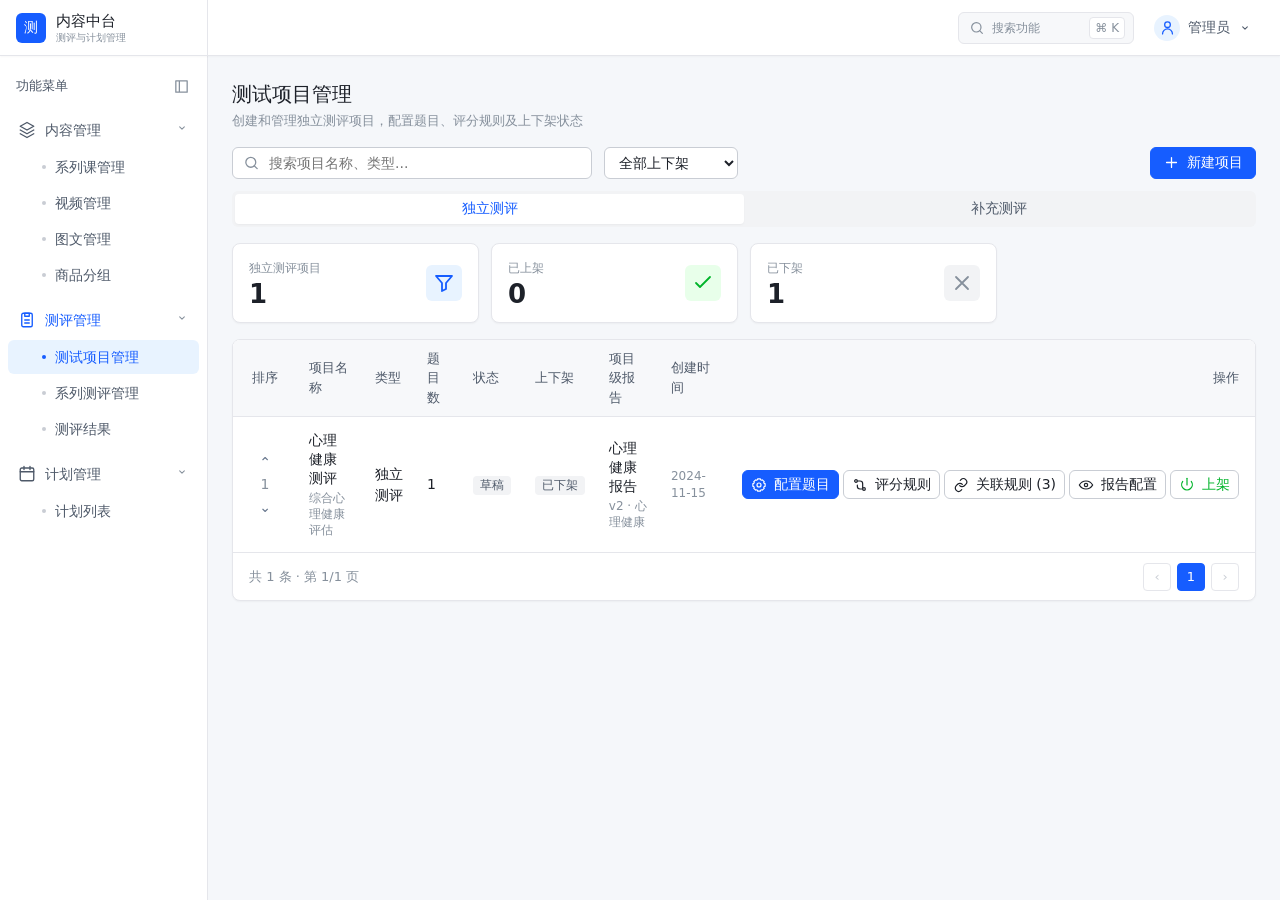
<file: index.html>
<!doctype html>
<html lang="zh-CN">
  <head>
    <meta charset="UTF-8" />
    <meta name="viewport" content="width=device-width, initial-scale=1.0" />
    <meta name="description" content="测评与计划管理后台" />
    <title>测评</title>
    <link rel="stylesheet" href="./styles.css?v=2" />
  </head>
    <body>
    <a class="skip-link" href="#main-content">跳到主要内容</a>
    <div id="app"></div>
    <div id="overlay-root"></div>
    <script type="module" src="./app.js?v=2"></script>
  </body>
</html>
</file>
<file: styles.css>
:root {
  font-family: Inter, "PingFang SC", "Microsoft YaHei", Arial, sans-serif;
  color: #0b1220;
  background: #f8fafc;
  font-synthesis: none;
  --ink: #020617;
  --muted: #64748b;
  --line: #e2e8f0;
  --soft: #f1f5f9;
  --panel: #ffffff;
  --blue: #0f62fe;
  --blue-soft: #eaf3ff;
  --green: #00a63e;
  --green-soft: #dcfce7;
}

* { box-sizing: border-box; }
[hidden] { display: none !important; }
html, body, #app { min-height: 100%; }
body { margin: 0; background: #f8fafc; font-size: 14px; }
button, input, textarea, select { font: inherit; }
button { cursor: pointer; }

.topbar {
  position: fixed; inset: 0 0 auto 0; height: 64px; z-index: 50;
  display: flex; align-items: center; justify-content: flex-end;
  padding: 0 24px; background: #fff; border-bottom: 1px solid #e5e7eb;
}
.account-button {
  height: 36px; padding: 0 8px; border: 0; background: transparent;
  display: flex; align-items: center; gap: 8px; color: #0f172a;
}
.avatar {
  width: 32px; height: 32px; display: grid; place-items: center;
  border-radius: 50%; color: #1769ff; background: #eaf2ff;
}
.account-menu {
  position: fixed; top: 54px; right: 24px; z-index: 80; width: 192px;
  background: #fff; border: 1px solid #e5e7eb; border-radius: 8px;
  box-shadow: 0 4px 12px rgba(15, 23, 42, .16); overflow: hidden;
}
.menu-title { padding: 11px 13px; border-bottom: 1px solid #e5e7eb; }
.account-menu button {
  width: 100%; height: 40px; padding: 0 13px; border: 0; background: #fff;
  display: flex; align-items: center; gap: 12px; text-align: left;
}
.account-menu button:hover { background: #f8fafc; }
.account-menu .danger { color: #ef4444; }

.sidebar {
  position: fixed; left: 0; top: 64px; bottom: 0; width: 256px; z-index: 40;
  background: #fff; border-right: 1px solid #e2e8f0; padding: 16px;
  overflow-y: auto;
}
.nav-group { margin-bottom: 8px; }
.nav-group-toggle {
  width: 100%; height: 40px; padding: 0 12px; border: 0; background: transparent;
  display: flex; align-items: center; gap: 10px; color: #334155;
  font-size: 16px; border-radius: 10px;
}
.nav-group-toggle:hover { background: #f8fafc; }
.nav-group-toggle .chevron { margin-left: auto; color: #94a3b8; transition: transform .16s; }
.nav-group.collapsed .chevron { transform: rotate(-90deg); }
.nav-children { margin: 4px 0 0 16px; }
.nav-group.collapsed .nav-children { display: none; }
.nav-item {
  width: 100%; min-height: 40px; padding: 9px 12px; border: 0; border-radius: 10px;
  background: transparent; color: #334155; text-align: left; font-size: 16px;
}
.nav-item:hover { background: #f8fafc; }
.nav-item.active { color: #0866ff; background: #eaf3ff; }

.main { margin-left: 256px; padding: 96px 32px 48px; min-height: 100vh; }
.page { max-width: 1100px; margin: 0 auto; }
.page-head { display: flex; justify-content: space-between; align-items: flex-start; margin-bottom: 24px; }
.page-title { margin: 0 0 4px; font-size: 22px; line-height: 1.35; font-weight: 500; color: #020617; }
.page-subtitle { margin: 0; color: #64748b; font-size: 16px; line-height: 1.5; }
.head-actions { display: flex; gap: 10px; }

.btn {
  min-height: 36px; padding: 7px 14px; border: 1px solid #dfe3e8; border-radius: 8px;
  background: #fff; color: #111827; display: inline-flex; align-items: center;
  justify-content: center; gap: 9px; white-space: nowrap;
}
.btn:hover { background: #f8fafc; }
.btn-primary { background: #020217; border-color: #020217; color: #fff; }
.btn-primary:hover { background: #15152a; }
.btn-blue { background: #1664ff; border-color: #1664ff; color: #fff; }
.btn-green { color: #00a63e; }
.btn-danger { color: #ef4444; }
.btn:disabled { cursor: not-allowed; opacity: .48; }
.btn-icon { width: 34px; padding: 0; }
.btn-ghost { border-color: transparent; background: transparent; }

.toolbar { display: flex; gap: 16px; align-items: center; margin-bottom: 16px; }
.search-wrap { position: relative; flex: 1; }
.search-wrap.narrow { flex: 0 0 448px; max-width: 448px; }
.search-wrap svg { position: absolute; left: 13px; top: 50%; transform: translateY(-50%); color: #94a3b8; }
.search {
  width: 100%; height: 36px; border: 0; border-radius: 8px;
  background: #f1f3f6; color: #0f172a; padding: 0 14px 0 40px; outline: none;
}
.search:focus { box-shadow: 0 0 0 2px #cbd5e1; }
.select {
  height: 42px; min-width: 135px; border: 1px solid #dbe1e8; border-radius: 9px;
  background: #fff; padding: 0 36px 0 14px; color: #0f172a;
}
.toolbar-card, .panel {
  background: #fff; border: 1px solid #dfe3e8; border-radius: 12px;
}
.toolbar-card { padding: 16px; margin-bottom: 24px; }
.panel { overflow: hidden; }

.tabs {
  display: grid; grid-template-columns: repeat(var(--tabs, 2), 1fr); gap: 0;
  height: 36px; padding: 3px; margin-bottom: 24px; border-radius: 12px;
  background: #ecedf1;
}
.tab { border: 0; border-radius: 10px; background: transparent; color: #111827; }
.tab.active { background: #fff; box-shadow: 0 1px 2px rgba(15, 23, 42, .06); }

.data-table { width: 100%; border-collapse: collapse; background: #fff; }
.data-table th, .data-table td { border-bottom: 1px solid #e2e8f0; padding: 12px 8px; vertical-align: middle; text-align: left; }
.data-table th { font-weight: 500; color: #111827; background: #fff; }
.data-table tbody tr:last-child td { border-bottom: 0; }
.data-table tbody tr:hover { background: rgba(248, 250, 252, .75); }
.compact th, .compact td { padding: 10px 8px; }
.compact tbody td { padding-top: 14px; padding-bottom: 14px; }
.cell-title { color: #020617; line-height: 1.35; }
.cell-sub { color: #64748b; margin-top: 2px; line-height: 1.35; }
.actions { display: flex; justify-content: flex-end; align-items: center; gap: 8px; }
.actions .btn { min-height: 32px; padding: 5px 11px; }
.sort-cell { width: 64px; text-align: center !important; }
.sort-controls { display: flex; flex-direction: column; align-items: center; gap: 1px; color: #64748b; }
.sort-controls button { width: 24px; height: 22px; padding: 0; border: 0; background: transparent; color: #64748b; }

.badge, .tag {
  display: inline-flex; align-items: center; justify-content: center; line-height: 1.25;
  border-radius: 8px; padding: 3px 10px; background: #f1f3f6; color: #334155;
  white-space: nowrap;
}
.tag { border: 1px solid #dfe3e8; background: #fff; padding: 2px 9px; }
.badge-dark { background: #020217; color: #fff; }
.badge-green { background: #dcfce7; color: #009b3a; }
.badge-blue { background: #dbeafe; color: #075cff; }
.badge-purple { background: #f3e8ff; color: #9333ea; }
.badge-orange { background: #ffedd5; color: #ea580c; }
.badge-cyan { background: #cffafe; color: #0891b2; }
.stack-tags { display: flex; flex-wrap: wrap; gap: 4px; }

.stats { display: grid; grid-template-columns: repeat(4, 1fr); gap: 16px; margin: 20px 0 24px; }
.stat {
  height: 96px; padding: 18px 16px; background: #fff; border: 1px solid #dfe3e8;
  border-radius: 12px; display: flex; align-items: center; justify-content: space-between;
}
.stat-label { color: #64748b; margin-bottom: 4px; }
.stat-value { font-size: 26px; line-height: 1; font-weight: 500; }
.stat-icon { width: 48px; height: 48px; border-radius: 10px; display: grid; place-items: center; color: #1769ff; background: #eaf3ff; }
.stat-icon.green { color: #00a63e; background: #e9fbf0; }
.stat-icon.gray { color: #64748b; background: #f4f6f8; }
.stat-icon.yellow { color: #d89400; background: #fff8d6; }
.stat-icon.purple { color: #922bff; background: #f8efff; }

.detail-card { background: #fff; border: 1px solid #dfe3e8; border-radius: 12px; padding: 22px 24px; margin-bottom: 24px; }
.detail-summary { display: flex; align-items: center; justify-content: space-between; }
.section-title { font-size: 16px; font-weight: 500; margin: 0; }
.question-row { border: 1px solid #dfe3e8; border-radius: 12px; padding: 16px; display: grid; grid-template-columns: 48px 1fr auto; gap: 16px; align-items: center; }
.question-list { display: flex; flex-direction: column; gap: 12px; }
.question-index { display: flex; flex-direction: column; align-items: center; gap: 4px; color: #64748b; }
.question-index button { width: 24px; height: 20px; border: 0; padding: 0; color: #64748b; background: transparent; }
.question-index .number { border: 1px solid #dfe3e8; border-radius: 8px; width: 32px; height: 24px; display: grid; place-items: center; color: #111827; }
.question-text { font-size: 16px; margin-bottom: 6px; }
.question-meta { display: flex; gap: 6px; align-items: center; flex-wrap: wrap; margin-bottom: 6px; }

.score-top { display: grid; grid-template-columns: 1fr 1fr auto; gap: 16px; align-items: center; }
.score-total { text-align: right; min-width: 130px; }
.score-total strong { display: block; font-size: 28px; }
.segments { padding: 8px 24px 24px; }
.segment { border: 1px solid #dfe3e8; border-radius: 12px; margin: 16px 0; padding: 16px; display: grid; grid-template-columns: 48px 1fr; gap: 16px; }
.segment-number { width: 48px; height: 48px; background: #dbeafe; color: #075cff; border-radius: 10px; display: grid; place-items: center; font-size: 18px; font-weight: 600; }
.form-grid { display: grid; grid-template-columns: 1fr 1fr; gap: 12px; }
.field { display: flex; flex-direction: column; gap: 7px; }
.field.full { grid-column: 1 / -1; }
.input, .textarea {
  width: 100%; border: 0; border-radius: 8px; background: #f1f3f6; color: #0f172a;
  padding: 10px 13px; outline: none;
}
.textarea { resize: vertical; min-height: 64px; }
.input:focus, .textarea:focus { box-shadow: 0 0 0 2px #cbd5e1; }
.segment-foot { margin-top: 12px; display: flex; justify-content: space-between; color: #475569; }
.hint { padding: 16px; margin: 16px 24px 0; border-radius: 10px; background: #f8fafc; color: #475569; line-height: 1.8; }

.score-panel-head { padding: 26px 24px 12px; }
.score-groups { padding: 8px 24px 24px; display: flex; flex-direction: column; gap: 16px; }
.score-empty { margin: 12px 0; padding: 42px 20px; border: 1px dashed #cbd5e1; border-radius: 10px; color: #64748b; text-align: center; }
.score-empty.compact { padding: 22px 16px; }
.score-group { border: 1px solid #dfe3e8; border-radius: 12px; padding: 16px; }
.score-group-head { display: grid; grid-template-columns: 48px 1fr auto auto; align-items: center; gap: 10px; }
.score-group-questions { display: flex; justify-content: space-between; align-items: center; gap: 16px; padding: 14px 0; margin: 14px 0; border-top: 1px solid #e2e8f0; border-bottom: 1px solid #e2e8f0; }
.score-group .segment { margin-bottom: 0; }
.score-script { padding: 8px 24px 24px; }
.script-test-result { margin-top: 12px; padding: 12px 14px; border-radius: 8px; background: #f1f5f9; color: #475569; overflow-wrap: anywhere; }
.script-test-result.success { background: #ecfdf5; color: #047857; }
.script-test-result.error { background: #fef2f2; color: #dc2626; }

.scale-config { border: 1px solid #dfe3e8; border-radius: 10px; padding: 16px; }
.scale-preview { display: grid; grid-template-columns: minmax(90px,1fr) auto minmax(90px,1fr); align-items: center; gap: 14px; margin-top: 16px; color: #64748b; }
.scale-preview > span:last-child { text-align: right; }
.scale-preview > div { display: flex; gap: 6px; }
.scale-preview i { width: 30px; height: 30px; display: grid; place-items: center; border: 1px solid #cbd5e1; border-radius: 50%; color: #334155; font-style: normal; }

.branch-rule-list { display: flex; flex-direction: column; gap: 12px; }
.branch-rule-card { border: 1px solid #dfe3e8; border-radius: 10px; padding: 14px 16px; }
.branch-rule-head { display: grid; grid-template-columns: auto 1fr auto; align-items: center; gap: 10px; margin-bottom: 8px; }
.branch-rule-card .rule-line { flex-wrap: wrap; }
.branch-rule-card .condition-box { flex: 1; }
.score-question-picker { max-height: 480px; overflow-y: auto; }
.profile-tag-grid { display: grid; grid-template-columns: repeat(2,minmax(0,1fr)); gap: 8px; margin: 12px 0; }
.profile-tag { display: flex; gap: 10px; align-items: center; padding: 11px 12px; border: 1px solid #dfe3e8; border-radius: 9px; }
.profile-tag input { accent-color: #0866ff; }
.profile-tag span { display: flex; flex-direction: column; gap: 3px; }
.profile-tag small { color: #64748b; }
.stage-list { display: flex; flex-direction: column; gap: 14px; }
.stage-card { border: 1px solid #dfe3e8; border-radius: 12px; padding: 16px; }
.stage-card-head { display: grid; grid-template-columns: 48px 1fr auto auto auto; gap: 8px; align-items: center; margin-bottom: 14px; }
.inline-input { display: flex; align-items: center; gap: 10px; }
.inline-input .input { max-width: 120px; }
.series-selected-list,.series-candidate-list { display: flex; flex-direction: column; gap: 8px; max-height: 280px; overflow-y: auto; }
.series-selected,.series-candidate { display: grid; align-items: center; gap: 8px; padding: 10px 12px; border: 1px solid #dfe3e8; border-radius: 9px; }
.series-selected { grid-template-columns: 48px 1fr auto auto auto; }
.series-candidate { grid-template-columns: 1fr auto; }
.series-selected div,.series-candidate div { display: flex; flex-direction: column; gap: 3px; }
.series-selected small,.series-candidate small { color: #64748b; }
.series-rule-summary { display: flex; flex-direction: column; gap: 8px; margin-top: 12px; }
.series-rule-summary > div { display: flex; justify-content: space-between; padding: 10px 12px; background: #f8fafc; border-radius: 8px; }
.report-section { padding: 16px; border: 1px solid #e2e8f0; border-radius: 11px; display: flex; flex-direction: column; gap: 12px; }
.report-section h3 { margin: 0; font-size: 15px; }
.risk-preview { min-height: 48px; padding: 12px; border-radius: 9px; background: #fff8d6; display: flex; align-items: center; gap: 8px; color: #7c5200; }
.modal:has(#report-config-form),.modal:has(.coded-report) { width: min(920px,100%); }
.report-code-notice { padding: 14px; border-radius: 10px; color: #0755c9; background: #eff6ff; display: flex; flex-direction: column; gap: 4px; }
.report-definition-card { padding: 16px; border: 1px solid #dbe3ee; border-radius: 11px; background: #f8fafc; display: grid; grid-template-columns: 1fr 1fr; gap: 20px; }
.report-definition-card > div { display: flex; flex-direction: column; align-items: flex-start; gap: 7px; }
.report-definition-card strong { font-size: 17px; }
.report-definition-card p { margin: 0; color: #475569; line-height: 1.55; }
.report-definition-card span { color: #64748b; font-size: 12px; }
.report-definition-card code,.coded-report-meta code { padding: 4px 7px; border-radius: 6px; color: #075cff; background: #e7efff; }
.coded-report { background: #f8fafc; }
.coded-report-meta { display: flex; justify-content: space-between; align-items: center; color: #64748b; font-size: 12px; }
.mental-report-hero { padding: 24px; border-radius: 14px; color: #fff; background: #17324d; display: flex; justify-content: space-between; align-items: center; }
.mental-report-hero.modern { background: #075c5b; }
.mental-report-hero h2 { margin: 7px 0; font-size: 30px; }
.mental-report-hero p { margin: 0; color: #d5e7e7; }
.mental-report-hero > strong { font-size: 48px; }
.mental-report-hero small { font-size: 14px; }
.wellness-banner { padding: 14px; border-radius: 10px; color: #166534; background: #dcfce7; }
.mental-dimension-grid { display: grid; grid-template-columns: repeat(3,1fr); gap: 10px; }
.mental-dimension-grid > div { padding: 12px; border-radius: 9px; background: #f8fafc; display: grid; gap: 7px; }
.mental-dimension-grid strong { font-size: 22px; }
.mental-dimension-grid progress { width: 100%; accent-color: #0f766e; }
.action-step { display: grid; grid-template-columns: 30px 1fr; gap: 10px; align-items: center; }
.action-step > span { width: 28px; height: 28px; border-radius: 50%; color: #fff; background: #0f766e; display: grid; place-items: center; }
.action-step p { margin: 0; color: #475569; }
.career-report-hero { padding: 26px; border-radius: 14px; color: #fff; background: #472d6b; }
.career-report-hero h2 { margin: 8px 0 18px; }
.career-report-hero > div { display: flex; gap: 8px; }
.career-report-hero > div strong { width: 38px; height: 38px; border-radius: 10px; color: #472d6b; background: #fff; display: grid; place-items: center; }
.career-row { padding: 11px 12px; border-bottom: 1px solid #e2e8f0; display: flex; justify-content: space-between; }
.career-directions { display: grid; grid-template-columns: 1fr 1fr; gap: 10px; }
.career-directions > div { padding: 15px; border-radius: 10px; background: #f3e8ff; display: flex; flex-direction: column; gap: 6px; }
.career-directions span { color: #6b4c7a; }
.ability-report-hero { padding: 24px; border-radius: 14px; background: #fff3d8; display: grid; grid-template-columns: auto 1fr; gap: 24px; align-items: center; }
.ability-report-hero > div { text-align: center; }
.ability-report-hero strong { display: block; color: #a04f00; font-size: 44px; }
.ability-report-hero p { margin: 0; line-height: 1.6; }
.ability-bar { display: grid; grid-template-columns: 28px 100px 1fr 34px; gap: 10px; align-items: center; }
.ability-bar > span { width: 24px; height: 24px; border-radius: 7px; background: #fff3d8; display: grid; place-items: center; }
.ability-bar i { height: 9px; border-radius: 10px; background: linear-gradient(90deg,#f59e0b var(--value),#e2e8f0 var(--value)); }
.report-fallback-notice { padding: 10px 12px; border-radius: 9px; color: #7c5200; background: #fff8d6; }
.report-component-label { margin-right: auto; color: #64748b; font-size: 12px; }

.modal-backdrop { position: fixed; inset: 0; z-index: 100; background: rgba(0, 0, 0, .46); display: grid; place-items: center; padding: 20px; }
.modal { width: min(512px, 100%); background: #fff; border-radius: 12px; box-shadow: 0 18px 55px rgba(0,0,0,.24); overflow: hidden; }
.modal-wide { width: min(820px, 100%); max-height: calc(100vh - 42px); overflow-y: auto; }
.modal-wide .modal-body { gap: 18px; }
.report-config-layout { display: grid; grid-template-columns: minmax(280px, 1fr) minmax(320px, 1.1fr); gap: 24px; }
.report-config-form { display: flex; flex-direction: column; gap: 14px; min-width: 0; }
.report-config-preview { background: var(--bg); border: 1px solid var(--line); border-radius: 8px; padding: 14px; min-width: 0; overflow-y: auto; max-height: 480px; }
.report-config-preview h4 { font-size: 13px; font-weight: 600; margin: 0 0 10px; color: var(--text-secondary); display: flex; align-items: center; justify-content: space-between; }
.report-config-preview h4 small { font-weight: 400; color: var(--text-muted); font-size: 11px; }
.report-config-preview .report-preview { background: var(--surface); border-radius: 6px; padding: 16px; }
.report-config-preview .empty { color: var(--text-muted); font-size: 12px; padding: 20px; text-align: center; }
@media (max-width: 860px) {
  .report-config-layout { grid-template-columns: 1fr; }
  .report-config-preview { max-height: none; }
}
.modal-head { display: flex; justify-content: space-between; gap: 16px; padding: 20px 24px 10px; }
.modal-title { margin: 0 0 4px; font-size: 20px; }
.modal-subtitle { margin: 0; color: #64748b; }
.modal-close { width: 32px; height: 32px; border: 0; background: transparent; color: #475569; }
.modal-body { padding: 18px 24px 6px; display: flex; flex-direction: column; gap: 14px; }
.modal-body .input, .modal-body .textarea, .modal-body .select { background: #f1f3f6; border: 0; min-height: 40px; }
.modal-foot { display: flex; justify-content: flex-end; gap: 8px; padding: 24px; }
.toast { position: fixed; right: 24px; bottom: 24px; z-index: 120; padding: 12px 16px; color: #fff; background: #020617; border-radius: 9px; box-shadow: 0 10px 30px rgba(0,0,0,.2); }
.empty { padding: 64px 20px; text-align: center; color: #64748b; }

.question-modal .modal-body { gap: 10px; padding-top: 10px; }
.question-modal .modal-foot { padding-top: 16px; }
.question-content { min-height: 64px; }
.question-fields { display: grid; grid-template-columns: repeat(3, 1fr); gap: 16px; }
.question-fields .select { width: 100%; min-width: 0; background: #f1f3f6; }
.check-row { display: flex; align-items: center; gap: 8px; }
.check-row input { width: 16px; height: 16px; accent-color: #0866ff; }
.options-head { display: flex; align-items: center; justify-content: space-between; margin-top: 4px; }
.option-row { display: grid; grid-template-columns: 32px 1fr 96px; gap: 8px; align-items: center; margin-bottom: 8px; }
.option-row.deletable { grid-template-columns: 32px 1fr 96px 32px; }
.option-letter { height: 24px; display: grid; place-items: center; border: 1px solid #dfe3e8; border-radius: 8px; }
.option-score { text-align: left; }

.jump-modal { width: min(512px, 100%); max-height: calc(100vh - 48px); overflow-y: auto; }
.jump-modal .modal-title { display: flex; align-items: center; }
.jump-body { padding-top: 4px; }
.jump-toolbar { display: flex; justify-content: space-between; align-items: center; margin: 8px 0 14px; }
.jump-toolbar > div { display: flex; gap: 8px; }
.jump-empty { height: 208px; border: 1px dashed #dfe3e8; border-radius: 10px; display: grid; place-content: center; text-align: center; gap: 10px; color: #64748b; }
.jump-empty-icon { display: grid; place-items: center; color: #cbd5e1; }
.jump-hint { margin-top: 16px; padding: 12px; border: 1px solid #93c5fd; border-radius: 9px; background: #eff6ff; color: #0755c9; line-height: 1.55; font-size: 13px; }
.jump-card { border: 1px solid #dfe3e8; border-radius: 10px; padding: 16px; margin-bottom: 12px; }
.jump-card-head { display: grid; grid-template-columns: auto 1fr auto 32px; gap: 8px; align-items: center; margin-bottom: 12px; }
.jump-card-head .input { height: 34px; }
.rule-switch { height: 34px; padding: 0 12px; border: 0; border-radius: 8px; background: #f1f5f9; }
.rule-switch.on { background: #020217; color: #fff; }
.rule-line { display: flex; align-items: center; gap: 8px; min-height: 48px; }
.radio-dot { width: 15px; height: 15px; border: 1.5px solid #0866ff; border-radius: 50%; }
.rule-line .mini { width: 78px; height: 36px; }
.rule-line .select { height: 36px; min-width: 128px; background: #f1f3f6; border: 0; }
.rule-line .target-select { flex: 1; min-width: 0; }
.rule-preview { padding-top: 12px; margin-top: 4px; border-top: 1px solid #e2e8f0; color: #64748b; font-size: 13px; }
.code-area { min-height: 400px; font-family: Consolas, "SFMono-Regular", monospace; line-height: 1.5; }
.script-actions { display: grid; grid-template-columns: 1fr auto; gap: 8px; margin-top: 12px; }
.code-example { margin-top: 14px; padding: 12px; border: 1px solid #dfe3e8; border-radius: 9px; background: #f8fafc; }
.code-example pre { margin: 10px 0 0; padding: 12px; overflow: auto; border: 1px solid #dfe3e8; border-radius: 5px; background: #fff; font-size: 12px; line-height: 1.45; }

.status-button { border: 0; border-radius: 8px; padding: 4px 10px; color: #64748b; background: #f1f5f9; }
.status-button.enabled { color: #009b3a; background: #dcfce7; }
.sort-controls.horizontal { flex-direction: row; }
.sort-controls.horizontal button { border: 1px solid #e2e8f0; border-radius: 6px; }
.form-section-title { margin-top: 5px; padding-top: 12px; border-top: 1px solid #eef2f7; font-weight: 600; color: #0f172a; }
.choice-grid { display: grid; grid-template-columns: 1fr 1fr; gap: 9px; }
.choice-card { min-height: 62px; padding: 10px 12px; border: 1px solid #e2e8f0; border-radius: 9px; display: flex; align-items: flex-start; gap: 10px; }
.choice-card:hover { background: #f8fafc; }
.choice-card input { margin-top: 3px; accent-color: #1664ff; }
.choice-card span { display: flex; flex-direction: column; gap: 4px; }
.choice-card strong { font-weight: 500; }
.choice-card small, .radio-cards small { color: #64748b; }
.compact-choices { max-height: 190px; overflow: auto; padding-right: 4px; }
.radio-cards { display: grid; grid-template-columns: 1fr 1fr; gap: 10px; }
.radio-cards label { padding: 12px; border: 1px solid #e2e8f0; border-radius: 9px; display: flex; gap: 9px; }
.radio-cards input, .inline-radios input { accent-color: #1664ff; }
.radio-cards span { display: flex; flex-direction: column; gap: 4px; }
.plan-methods label:has(input:checked) { border-color: #93c5fd; background: #eff6ff; }
.plan-mode-section { display: flex; flex-direction: column; gap: 12px; }
.plan-mode-section > .search-wrap { flex: none; }
.filter-chips { display: flex; align-items: center; gap: 7px; flex-wrap: wrap; }
.filter-chips button { height: 30px; padding: 0 12px; border: 1px solid #e2e8f0; border-radius: 8px; color: #475569; background: #fff; }
.filter-chips button.active { border-color: #bfdbfe; color: #075cff; background: #eff6ff; }
.plan-choice-list { max-height: 260px; overflow-y: auto; padding-right: 4px; }
.plan-choice:has(input:checked), .plan-group-list .choice-card:has(input:checked) { border-color: #93c5fd; background: #eff6ff; }
.plan-schedule { margin-top: 4px; }
.target-profile { margin-top: 4px; }
.inline-radios { display: flex; align-items: center; gap: 24px; }
.inline-radios.wrap { flex-wrap: wrap; }
.inline-radios label { display: flex; align-items: center; gap: 7px; }
.detail-grid { display: grid; grid-template-columns: 130px 1fr; gap: 12px 20px; padding: 14px; border-radius: 10px; background: #f8fafc; }
.detail-grid span { color: #64748b; }
.detail-grid strong { font-weight: 500; }
.detail-copy { margin: 0; color: #475569; line-height: 1.7; }
.ordered-list { margin: 0; padding-left: 24px; }
.ordered-list li { margin: 8px 0; padding: 7px 10px; border-radius: 8px; background: #f8fafc; }
.report-preview { gap: 18px; }
.report-cover { padding: 28px; border-radius: 12px; color: #fff; background: #0b1220; }
.report-cover h2 { margin: 10px 0 6px; font-size: 26px; }
.report-cover p { margin: 0; color: #cbd5e1; }
.chart-bars { height: 150px; padding: 18px; border: 1px solid #e2e8f0; border-radius: 10px; display: flex; align-items: flex-end; gap: 18px; }
.chart-bars i { flex: 1; border-radius: 5px 5px 0 0; background: #3b82f6; }
.preview-advice { padding: 13px; border-radius: 9px; color: #0755c9; background: #eff6ff; }
.preview-field { display: flex; justify-content: space-between; padding: 12px; border-bottom: 1px solid #e2e8f0; }
.preview-field span { color: #64748b; }
.score-hero { padding: 22px; border-radius: 12px; text-align: center; color: #075cff; background: #eff6ff; }
.score-hero span { display: block; color: #64748b; }
.score-hero strong { font-size: 48px; line-height: 1.2; }
.dimension-row { display: grid; grid-template-columns: 86px 1fr 36px; gap: 12px; align-items: center; }
.dimension-row progress { width: 100%; height: 10px; accent-color: #1664ff; }
.condition-box { padding: 18px; border: 1px solid #bfdbfe; border-radius: 10px; color: #0755c9; background: #eff6ff; }
.relation-task-section { padding: 14px; border: 1px solid #e2e8f0; border-radius: 10px; }
.relation-task-section[hidden] { display: none; }
.relation-type-info { padding: 11px 13px; border-radius: 9px; color: #475569; background: #f8fafc; line-height: 1.5; }
/* 方案①：从项目/系列详情进入时，project 字段锁定展示 */
.locked-project-field { display: flex; align-items: center; gap: 8px; padding: 10px 12px; background: #eff6ff; border: 1px solid #bfdbfe; border-radius: 8px; color: #1e40af; }
.locked-project-field strong { font-size: 14px; }
.locked-project-field small { display: block; color: #64748b; font-size: 12px; margin-left: 4px; }
.locked-project-field svg { flex-shrink: 0; }
.condition-editor { padding: 14px; border: 1px solid #e2e8f0; border-radius: 10px; display: flex; flex-direction: column; gap: 12px; }
.condition-editor-head { display: flex; align-items: center; justify-content: space-between; }
.condition-list { display: flex; flex-direction: column; gap: 8px; }
.condition-item { min-height: 42px; padding: 7px 8px; border-radius: 8px; background: #f8fafc; display: grid; grid-template-columns: 28px 1fr 32px; gap: 9px; align-items: center; }
.condition-number { width: 24px; height: 24px; border-radius: 7px; color: #075cff; background: #dbeafe; display: grid; place-items: center; }
.condition-add { align-self: flex-start; }
.condition-grid-four { grid-template-columns: repeat(4,1fr); }
.condition-editor .select { width: 100%; min-width: 0; }
.relation-script-area { min-height: 280px !important; font-family: Consolas,"SFMono-Regular",monospace; font-size: 12px; line-height: 1.5; }
.relation-script-actions { grid-template-columns: auto auto; justify-content: end; margin-top: 0; }
.script-help { padding: 13px; border-radius: 9px; color: #475569; background: #f8fafc; font-size: 13px; line-height: 1.65; }
.relation-task-head { display: flex; align-items: center; justify-content: space-between; gap: 16px; }
.selected-task-list { display: flex; flex-wrap: wrap; gap: 7px; margin-top: 12px; min-height: 26px; }
.selected-task-chip { padding: 4px 9px; border-radius: 8px; color: #075cff; background: #dbeafe; }
.task-picker-backdrop { position: fixed; inset: 0; z-index: 130; display: grid; place-items: center; padding: 20px; background: rgba(15,23,42,.5); }
.task-picker-backdrop[hidden] { display: none; }
.task-picker-panel { width: min(520px,100%); max-height: min(720px,calc(100vh - 40px)); overflow: hidden; border-radius: 12px; background: #fff; box-shadow: 0 20px 60px rgba(15,23,42,.28); display: flex; flex-direction: column; }
.task-picker-head { padding: 20px 22px 12px; display: flex; justify-content: space-between; }
.task-picker-head h3 { margin: 0 0 5px; font-size: 19px; }
.task-picker-head p { margin: 0; color: #64748b; }
.task-picker-search { padding: 10px 22px 14px; }
.task-picker-list { overflow-y: auto; padding: 0 22px; }
.task-option { min-height: 58px; padding: 10px 12px; border: 1px solid #e2e8f0; border-radius: 9px; margin-bottom: 8px; display: flex; align-items: center; gap: 11px; }
.task-option:hover { background: #f8fafc; }
.task-option:has(input:checked) { border-color: #93c5fd; background: #eff6ff; }
.task-option input { width: 16px; height: 16px; accent-color: #1664ff; }
.task-option span { display: flex; flex-direction: column; gap: 4px; }
.task-option strong { font-weight: 500; }
.task-option small { color: #64748b; }
.task-picker-foot { padding: 16px 22px 20px; border-top: 1px solid #e2e8f0; display: flex; justify-content: flex-end; gap: 8px; }

.page:has(.stage-config-layout) { max-width: 1280px; }
.stage-page-head { display: grid; grid-template-columns: auto 1fr auto; gap: 14px; align-items: center; margin-bottom: 24px; }
.stage-page-head .page-title { margin-bottom: 2px; }
.stage-config-layout { display: grid; grid-template-columns: minmax(0,1.15fr) minmax(330px,.85fr); gap: 24px; align-items: start; }
.stage-config-main { display: flex; flex-direction: column; gap: 24px; }
.stage-config-section,.stage-config-aside > section { padding: 24px; border: 1px solid #dfe3e8; border-radius: 12px; background: #fff; }
.stage-config-section > h2,.stage-config-aside h2 { margin: 0 0 5px; font-size: 18px; font-weight: 500; }
.stage-config-section > p,.stage-config-aside section > p { margin: 0 0 18px; color: #64748b; }
.stage-config-aside { position: sticky; top: 88px; display: flex; flex-direction: column; gap: 18px; }
.stage-method-options,.stage-unlock-list { display: flex; flex-direction: column; gap: 12px; }
.stage-method-card,.stage-unlock-card { padding: 16px; border: 1px solid #dfe3e8; border-radius: 11px; background: #fff; }
.stage-method-card { display: flex; align-items: flex-start; gap: 11px; }
.stage-method-card.active,.stage-unlock-card.active { border-color: #3b82f6; background: #eff6ff; box-shadow: 0 0 0 1px #3b82f6 inset; }
.stage-method-card input,.stage-unlock-card input[type="radio"],.stage-rule-item input { accent-color: #1664ff; }
.stage-method-card > span,.stage-unlock-card > div > span { display: flex; flex-direction: column; gap: 4px; }
.stage-method-card small,.stage-unlock-card small { color: #64748b; line-height: 1.45; }
.stage-method-detail { padding: 16px; margin-top: -5px; border: 1px solid #bfdbfe; border-radius: 10px; background: #f8fbff; display: flex; flex-direction: column; gap: 16px; }
.stage-count-bar { display: flex; justify-content: space-between; align-items: center; gap: 12px; padding: 12px 0; border-bottom: 1px solid #dbe3ee; }
.stage-count-bar > div { display: flex; gap: 8px; }
.stage-manual-grid { display: grid; grid-template-columns: 1fr 1fr; gap: 16px; }
.stage-task-filters { margin: 10px 0; }
.stage-task-filters button { height: 26px; padding: 0 9px; border-radius: 999px; font-size: 12px; }
.stage-pool,.stage-editor-list,.stage-rule-list { display: flex; flex-direction: column; gap: 9px; }
.stage-pool { max-height: 420px; overflow-y: auto; }
.stage-pool-item,.stage-rule-item { padding: 11px 12px; border: 1px solid #dfe3e8; border-radius: 9px; background: #fff; display: flex; justify-content: space-between; align-items: center; gap: 10px; }
.stage-pool-item > div { display: flex; flex-direction: column; gap: 3px; }
.stage-pool-item small,.assigned-label { color: #64748b; font-size: 12px; }
.assigned-label { color: #075cff; }
.compact-select { height: 34px; min-width: 105px; padding-left: 10px; }
.stage-editor-card { padding: 12px; border: 1px solid #bfdbfe; border-radius: 10px; background: #eff6ff; display: flex; flex-direction: column; gap: 10px; }
.stage-editor-head { display: grid; grid-template-columns: auto 1fr auto auto; gap: 8px; align-items: center; }
.stage-editor-head > div { display: flex; flex-direction: column; gap: 2px; }
.stage-editor-head small { color: #64748b; }
.stage-index { width: 28px; height: 28px; border-radius: 8px; background: #1664ff; color: #fff; display: grid; place-items: center; }
.stage-item-list { min-height: 30px; display: flex; flex-wrap: wrap; gap: 6px; align-items: center; }
.stage-item-list > span { padding: 5px 7px; border-radius: 7px; color: #334155; background: #fff; display: inline-flex; gap: 7px; align-items: center; }
.stage-item-list button { width: 18px; height: 18px; padding: 0; border: 0; color: #ef4444; background: transparent; }
.stage-rule-item label { display: flex; align-items: center; gap: 9px; }
.stage-import-actions { display: flex; flex-wrap: wrap; align-items: center; gap: 8px; }
.stage-import-actions > span { color: #64748b; font-size: 12px; }
.stage-json { min-height: 170px; font-family: Consolas,"SFMono-Regular",monospace; font-size: 12px; }
.stage-unlock-card > div { display: flex; align-items: flex-start; gap: 10px; }
.stage-unlock-card > .field { margin: 14px 0 0 26px; padding-top: 13px; border-top: 1px solid #bfdbfe; }
.stage-value-input { display: flex; align-items: center; gap: 10px; }
.stage-value-input .input { max-width: 180px; background: #fff; }
.stage-preview-summary { padding: 14px; border-radius: 10px; background: #eff6ff; display: grid; grid-template-columns: 92px 1fr; gap: 9px 12px; }
.stage-preview-summary span { color: #64748b; }
.stage-warning { margin-top: 12px; padding: 11px 12px; border-radius: 8px; color: #9a5b00; background: #fff7d6; line-height: 1.5; }
.stage-preview-flow { margin-top: 14px; display: flex; flex-direction: column; gap: 8px; min-height: 50px; background: #fee2e2; padding: 8px; }
/* P2-⑦ 重写后的关卡预览 */
.stage-preview-list { margin-top: 14px; display: flex; flex-direction: column; gap: 10px; }
.stage-preview-card { background: #fff; border: 1px solid #dfe3e8; border-radius: 10px; padding: 12px 14px; transition: border-color .15s; }
.stage-preview-card:hover { border-color: #b6d0ff; }
.stage-preview-card-head { display: flex; align-items: center; gap: 8px; margin-bottom: 6px; }
.stage-preview-card-tag { font-size: 11px; color: #475569; background: #eff6ff; padding: 3px 10px; border-radius: 999px; font-weight: 500; }
.stage-preview-card-tag.tag-first { color: #fff; background: #3b82f6; }
.stage-preview-card-name { font-size: 14px; font-weight: 600; color: #0f172a; margin-bottom: 8px; }
.stage-preview-card-body { display: flex; gap: 6px; flex-wrap: wrap; align-items: center; }
.stage-preview-task-chip { font-size: 12px; padding: 4px 10px; border-radius: 6px; background: #f1f5f9; color: #334155; border: 1px solid #e2e8f0; }
.stage-preview-empty { font-size: 12px; color: #94a3b8; font-style: italic; }
.stage-preview-node { position: relative; min-height: 62px; padding: 12px; border: 1px solid #dfe3e8; border-radius: 10px; display: grid; grid-template-columns: auto 1fr; gap: 10px; align-items: center; background: #ffffff; }
.stage-preview-node { position: relative; min-height: 62px; padding: 12px; border: 1px solid #dfe3e8; border-radius: 10px; display: grid; grid-template-columns: auto 1fr; gap: 10px; align-items: center; }
.stage-preview-node > span { min-width: 48px; color: #075cff; font-size: 11px; }
.stage-preview-node > div { display: flex; flex-direction: column; gap: 4px; }
.stage-preview-node small { color: #64748b; line-height: 1.45; }
.stage-help p { margin: 8px 0 0 !important; color: #475569 !important; line-height: 1.5; }
.stage-detail-summary { margin: 10px 0; display: flex; gap: 8px; flex-wrap: wrap; }
.stage-detail-summary span { padding: 5px 9px; border-radius: 8px; color: #075cff; background: #eff6ff; }

@media print {
  .topbar, .sidebar, .modal-backdrop > .modal .modal-head, .modal-foot { display: none !important; }
  .modal-backdrop { position: static; display: block; padding: 0; background: #fff; }
  .modal { width: 100%; max-height: none; box-shadow: none; }
}

@media (max-width: 900px) {
  .sidebar { width: 220px; }
  .main { margin-left: 220px; padding-left: 20px; padding-right: 20px; }
  .stats { grid-template-columns: repeat(2, 1fr); }
  .data-table { min-width: 780px; }
  .panel { overflow-x: auto; }
  .mental-dimension-grid,.career-directions { grid-template-columns: 1fr; }
  .stage-config-layout,.stage-manual-grid { grid-template-columns: 1fr; }
  .stage-config-aside { position: static; }
}

@media (max-width: 680px) {
  .topbar { height: 56px; }
  .sidebar { position: static; width: 100%; height: auto; padding-top: 72px; border-right: 0; }
  .main { margin-left: 0; padding: 24px 16px; }
  .page-head, .toolbar { align-items: stretch; flex-direction: column; }
  .stats { grid-template-columns: 1fr; }
  .form-grid { grid-template-columns: 1fr; }
  .report-definition-card { grid-template-columns: 1fr; }
  .stage-page-head { grid-template-columns: auto 1fr; }
  .stage-page-head > .btn-blue { grid-column: 1 / -1; }
  .field.full { grid-column: auto; }
}

/* DESIGN.md system alignment */
:root {
  font-family: "PingFang SC", "Microsoft YaHei", "Segoe UI", system-ui, sans-serif;
  color: #1d2129;
  background: #f5f7fa;
  --ink: #1d2129;
  --muted: #86909c;
  --line: #e5e6eb;
  --soft: #f7f8fa;
  --panel: #ffffff;
  --blue: #165dff;
  --blue-soft: #e8f3ff;
  --green: #00b42a;
  --green-soft: #e8ffea;
  --warning: #ff7d00;
  --danger: #f53f3f;
}

html { background: #f5f7fa; }
body { color: #1d2129; background: #f5f7fa; font-size: 14px; line-height: 1.5; }
button, input, textarea, select { color: inherit; }
.skip-link {
  position: fixed; top: 8px; left: 8px; z-index: 200; padding: 7px 12px;
  color: #fff; background: #165dff; border-radius: 6px; transform: translateY(-150%);
}
.skip-link:focus { transform: translateY(0); }

.topbar {
  height: 56px; padding: 0 20px 0 0; justify-content: flex-start;
  border-color: #e5e6eb; box-shadow: 0 1px 2px rgba(0,0,0,.03);
}
.brand {
  width: 208px; min-width: 208px; height: 100%; padding: 0 16px;
  display: flex; align-items: center; gap: 10px; border-right: 1px solid #e5e6eb;
}
.brand-mark {
  width: 30px; height: 30px; display: grid; place-items: center; border-radius: 6px;
  color: #fff; background: #165dff; font-weight: 600;
}
.brand-copy { display: flex; flex-direction: column; line-height: 1.2; }
.brand-copy b { font-size: 15px; font-weight: 600; }
.brand-copy small { margin-top: 2px; color: #86909c; font-size: 10px; }
.primary-nav { height: 100%; display: flex; align-items: stretch; gap: 4px; padding-left: 16px; }
.primary-nav-item {
  position: relative; min-width: 88px; padding: 0 14px; border: 0; color: #4e5969;
  background: transparent; font-size: 14px; font-weight: 500;
}
.primary-nav-item:hover { color: #165dff; background: #f7f8fa; }
.primary-nav-item.active { color: #165dff; }
.primary-nav-item.active::after {
  content: ""; position: absolute; right: 14px; bottom: 0; left: 14px; height: 2px; background: #165dff;
}
.topbar-tools { margin-left: auto; display: flex; align-items: center; gap: 12px; }
.global-search {
  width: 176px; height: 32px; padding: 0 8px 0 10px; display: flex; align-items: center; gap: 7px;
  color: #86909c; background: #f7f8fa; border: 1px solid #e5e6eb; border-radius: 6px; font-size: 12px;
}
.global-search span { flex: 1; }
.global-search kbd { padding: 1px 5px; color: #86909c; background: #fff; border: 1px solid #e5e6eb; border-radius: 4px; font-family: inherit; }
.account-button { height: 32px; color: #4e5969; border-radius: 6px; }
.account-button:hover { background: #f7f8fa; }
.avatar { width: 26px; height: 26px; border-radius: 50%; color: #165dff; background: #e8f3ff; }
.account-menu { top: 48px; right: 20px; border-color: #e5e6eb; border-radius: 8px; box-shadow: 0 6px 20px rgba(0,0,0,.12); }
.mobile-menu { display: none; width: 32px; height: 32px; border: 0; border-radius: 6px; background: transparent; }

.sidebar {
  top: 56px; width: 208px; padding: 12px 8px; border-color: #e5e6eb;
  overflow-x: hidden; transition: width .18s ease, transform .18s ease;
}
.sidebar-head { height: 36px; margin-bottom: 8px; padding: 0 4px 0 8px; display: flex; align-items: center; justify-content: space-between; }
.sidebar-domain { min-width: 0; display: flex; align-items: center; gap: 9px; color: #4e5969; }
.sidebar-domain b { overflow: hidden; white-space: nowrap; font-size: 13px; font-weight: 500; }
.sidebar-toggle { width: 28px; height: 28px; padding: 0; display: grid; place-items: center; border: 0; border-radius: 6px; color: #86909c; background: transparent; }
.sidebar-toggle:hover { color: #165dff; background: #f2f3f5; }
.sidebar-nav { display: flex; flex-direction: column; gap: 4px; }
.nav-group { margin: 0; }
.nav-group-toggle {
  width: 100%; height: 36px; padding: 0 10px; display: flex; align-items: center; gap: 9px;
  border: 0; border-radius: 6px; color: #4e5969; background: transparent; font-size: 14px; font-weight: 500;
}
.nav-group-toggle:hover { color: #165dff; background: #f7f8fa; }
.nav-group.active > .nav-group-toggle { color: #165dff; }
.nav-group-toggle .chevron { margin-left: auto; color: #86909c; transition: transform .16s ease; }
.nav-group.collapsed .nav-group-toggle .chevron { transform: rotate(-90deg); }
.sidebar .nav-children { margin: 2px 0 6px; }
.nav-item {
  min-height: 34px; margin-bottom: 2px; padding: 0 10px 0 34px; display: flex; align-items: center; gap: 9px;
  border-radius: 6px; color: #4e5969; font-size: 14px; white-space: nowrap;
}
.nav-dot { width: 4px; height: 4px; flex: 0 0 auto; border-radius: 50%; background: #c9cdd4; }
.nav-item:hover { color: #165dff; background: #f7f8fa; }
.nav-item.active { color: #165dff; background: #e8f3ff; font-weight: 500; }
.nav-item.active .nav-dot { background: #165dff; }
.sidebar.is-collapsed { width: 64px; }
.sidebar.is-collapsed .sidebar-domain b,
.sidebar.is-collapsed .nav-group-toggle span { display: none; }
.sidebar.is-collapsed .sidebar-head { justify-content: center; padding: 0; }
.sidebar.is-collapsed .sidebar-domain { display: none; }
.sidebar.is-collapsed .nav-children { display: none; }
.sidebar.is-collapsed .nav-group-toggle { width: 40px; margin-right: auto; margin-left: auto; padding: 0; justify-content: center; }

.main { margin-left: 208px; padding: 80px 24px 32px; transition: margin-left .18s ease; }
.main.sidebar-is-collapsed { margin-left: 64px; }
.page { max-width: none; margin: 0; }
.page:has(.stage-config-layout) { max-width: none; }
.page-head { min-height: 48px; margin-bottom: 16px; align-items: flex-start; }
.page-title { margin-bottom: 3px; color: #1d2129; font-size: 20px; line-height: 1.4; font-weight: 600; }
.page-subtitle { color: #86909c; font-size: 13px; line-height: 1.5; }
.section-title { color: #1d2129; font-size: 16px; font-weight: 600; }
.head-actions { gap: 8px; }
.breadcrumb { height: 28px; margin: -4px 0 8px; display: flex; align-items: center; gap: 8px; color: #86909c; font-size: 13px; }
.breadcrumb button { padding: 0; border: 0; color: #4e5969; background: transparent; }
.breadcrumb button:hover { color: #165dff; }
.breadcrumb strong { color: #86909c; font-weight: 400; }

.btn {
  min-height: 32px; padding: 4px 12px; gap: 7px; border-color: #c9cdd4; border-radius: 6px;
  color: #1d2129; background: #fff; transition: color .15s, border-color .15s, background .15s;
}
.btn:hover { color: #165dff; border-color: #165dff; background: #fff; }
.btn-primary, .btn-blue { color: #fff; border-color: #165dff; background: #165dff; }
.btn-primary:hover, .btn-blue:hover { color: #fff; border-color: #4080ff; background: #4080ff; }
.btn-green { color: #00b42a; }
.btn-danger { color: #f53f3f; }
.btn-danger:hover { color: #f53f3f; border-color: #f53f3f; background: #fff; }
.btn-icon { width: 32px; min-height: 32px; padding: 0; }
.btn-ghost:hover { background: #f2f3f5; border-color: transparent; }
.actions { gap: 4px; }
.actions .btn { min-height: 28px; padding: 3px 8px; }
.actions .btn-icon { width: 28px; padding: 0; }

.toolbar { gap: 12px; margin-bottom: 12px; }
.toolbar-card, .panel, .detail-card, .stage-config-section, .stage-config-aside > section {
  border-color: #e5e6eb; border-radius: 8px; box-shadow: 0 1px 2px rgba(0,0,0,.04);
}
.toolbar-card { padding: 12px 16px; margin-bottom: 16px; }
.panel { overflow: hidden; }
.table-scroll { overflow-x: auto; }
.search { height: 32px; padding-left: 36px; color: #1d2129; background: #fff; border: 1px solid #c9cdd4; border-radius: 6px; }
.search-wrap svg { left: 11px; color: #86909c; }
.search:focus, .input:focus, .textarea:focus, .select:focus { border-color: #165dff; box-shadow: 0 0 0 2px rgba(22,93,255,.12); outline: none; }
.search-wrap.narrow { flex-basis: 360px; max-width: 360px; }
.select { height: 32px; min-width: 132px; padding: 0 32px 0 10px; color: #1d2129; border-color: #c9cdd4; border-radius: 6px; }
.input, .textarea { padding: 7px 10px; color: #1d2129; background: #fff; border: 1px solid #c9cdd4; border-radius: 6px; }
.input { min-height: 32px; }
.textarea { min-height: 64px; }
.field { gap: 6px; }
.field > span { color: #4e5969; font-size: 13px; }

.tabs { height: 36px; padding: 3px; margin-bottom: 16px; border-radius: 6px; background: #f2f3f5; }
.tab { border-radius: 4px; color: #4e5969; }
.tab.active { color: #165dff; font-weight: 500; box-shadow: 0 1px 2px rgba(0,0,0,.04); }

.data-table { min-width: 900px; color: #1d2129; }
.data-table th, .data-table td { height: 44px; padding: 9px 12px; border-color: #e5e6eb; }
.data-table th { color: #4e5969; background: #f7f8fa; font-size: 13px; font-weight: 500; }
.data-table tbody tr:hover { background: #f7f8fa; }
.data-table td:last-child, .data-table th:last-child { padding-right: 16px; }
.cell-title { color: #1d2129; font-weight: 500; }
.cell-sub { color: #86909c; font-size: 12px; }
.sort-controls { color: #86909c; }
.pagination { min-height: 48px; padding: 8px 16px; display: flex; align-items: center; justify-content: space-between; color: #86909c; border-top: 1px solid #e5e6eb; font-size: 13px; }
.pagination > div { display: flex; gap: 6px; }
.page-button { width: 28px; height: 28px; padding: 0; border: 1px solid #e5e6eb; border-radius: 4px; color: #4e5969; background: #fff; }
.page-button.active { color: #fff; border-color: #165dff; background: #165dff; }
.page-button:disabled { color: #c9cdd4; cursor: not-allowed; }

.badge, .tag { padding: 2px 7px; border-radius: 4px; color: #4e5969; background: #f2f3f5; font-size: 12px; }
.tag { border-color: #e5e6eb; background: #fff; }
.badge-dark, .badge-blue { color: #165dff; background: #e8f3ff; }
.badge-green { color: #00b42a; background: #e8ffea; }
.badge-purple { color: #722ed1; background: #f5e8ff; }
.badge-orange { color: #ff7d00; background: #fff7e8; }
.badge-cyan { color: #0fc6c2; background: #e8fffb; }
.stats { grid-template-columns: repeat(4,minmax(160px,1fr)); gap: 12px; margin: 0 0 16px; }
.stat { height: 80px; padding: 14px 16px; border-color: #e5e6eb; border-radius: 8px; box-shadow: 0 1px 2px rgba(0,0,0,.04); }
.stat-label { color: #86909c; font-size: 12px; }
.stat-value { color: #1d2129; font-size: 26px; font-weight: 600; }
.stat-icon, .stat-icon.green, .stat-icon.gray, .stat-icon.yellow, .stat-icon.purple { width: 36px; height: 36px; border-radius: 6px; color: #165dff; background: #e8f3ff; }
.stat-icon.green { color: #00b42a; background: #e8ffea; }
.stat-icon.gray { color: #86909c; background: #f2f3f5; }

.detail-card { padding: 16px 20px; margin-bottom: 16px; }
.question-row, .segment, .score-group, .stage-card, .scale-config, .branch-rule-card, .jump-card,
.condition-editor, .relation-task-section, .report-section { border-color: #e5e6eb; border-radius: 8px; }
.question-text { font-size: 14px; font-weight: 500; }
.question-index .number { border-radius: 4px; }
.score-panel-head { padding: 20px 20px 12px; }
.segments, .score-groups, .score-script { padding-right: 20px; padding-left: 20px; }
.segment-number { border-radius: 6px; color: #165dff; background: #e8f3ff; }
.hint, .relation-type-info, .script-help { color: #4e5969; background: #f7f8fa; border-radius: 6px; }
.condition-box, .preview-advice, .report-code-notice { color: #165dff; background: #e8f3ff; border-color: #94bfff; }
.status-button { border-radius: 4px; color: #86909c; background: #f2f3f5; }
.status-button.enabled { color: #00b42a; background: #e8ffea; }

.modal-backdrop { background: rgba(29,33,41,.48); }
.modal, .task-picker-panel { border-radius: 8px; box-shadow: 0 8px 32px rgba(0,0,0,.18); }
.modal-head { padding: 18px 20px 10px; }
.modal-title { color: #1d2129; font-size: 18px; font-weight: 600; }
.modal-subtitle { color: #86909c; font-size: 13px; }
.modal-body { padding: 14px 20px 4px; gap: 12px; }
.modal-body .input, .modal-body .textarea, .modal-body .select { min-height: 36px; background: #fff; border: 1px solid #c9cdd4; }
.modal-foot { padding: 18px 20px 20px; }
.toast { top: 72px; right: 24px; bottom: auto; padding: 9px 14px; border-radius: 6px; background: #1d2129; box-shadow: 0 6px 20px rgba(0,0,0,.16); }
.readiness-summary { padding: 10px 12px; color: #f53f3f; background: #fff2f0; border-radius: 6px; font-weight: 500; }
.readiness-list { margin: 0; padding-left: 22px; color: #4e5969; }
.readiness-list li { margin: 9px 0; padding-left: 3px; line-height: 1.55; }

.stage-page-head { grid-template-columns: 1fr auto; gap: 16px; margin-bottom: 16px; }
.stage-config-layout { grid-template-columns: minmax(0,1fr) 280px; gap: 16px; }
.stage-config-main { gap: 16px; }
.stage-config-section, .stage-config-aside > section { padding: 20px; }
.stage-config-section > h2, .stage-config-aside h2 { color: #1d2129; font-size: 16px; font-weight: 600; }
.stage-config-section > p, .stage-config-aside section > p { color: #86909c; font-size: 13px; }
.stage-config-aside { top: 72px; gap: 12px; }
.stage-method-card, .stage-unlock-card, .stage-pool-item, .stage-rule-item, .stage-editor-card, .stage-preview-node { border-color: #e5e6eb; border-radius: 8px; }
.stage-method-card.active, .stage-unlock-card.active { border-color: #165dff; background: #e8f3ff; box-shadow: none; }
.stage-method-detail { border-color: #94bfff; border-radius: 8px; background: #f7fbff; }
.stage-editor-card { border-color: #94bfff; background: #e8f3ff; }
.stage-index { border-radius: 6px; background: #165dff; }
.stage-preview-summary { border-radius: 6px; background: #e8f3ff; }
.stage-warning { color: #ff7d00; background: #fff7e8; }

.course-title-cell { display: flex; min-width: 260px; align-items: center; gap: 10px; }
.course-title-cell .cell-sub { max-width: 300px; overflow: hidden; text-overflow: ellipsis; white-space: nowrap; }
.course-cover-mini, .course-cover-large { display: grid; flex: 0 0 auto; place-items: center; color: #165dff; background: #e8f3ff; font-weight: 700; }
.course-cover-mini { width: 38px; height: 38px; border-radius: 7px; }
.course-cover-large { width: 56px; height: 56px; border-radius: 10px; font-size: 22px; }
.course-mode-cards { grid-template-columns: repeat(3,minmax(0,1fr)); }
.course-summary { display: flex; align-items: center; justify-content: space-between; gap: 20px; }
.course-summary > div:first-child { display: flex; align-items: center; gap: 14px; }
.course-summary strong { font-size: 16px; }
.course-summary p { margin: 5px 0 0; color: #86909c; font-size: 13px; }
.course-summary-stats { display: flex; align-items: center; gap: 22px; }
.course-summary-stats span { color: #86909c; font-size: 12px; }
.course-summary-stats b { margin-right: 4px; color: #1d2129; font-size: 20px; }
.course-outline-list { display: grid; gap: 14px; }
.course-chapter { margin: 0; padding: 0; overflow: hidden; }
.course-chapter-head { display: flex; min-height: 58px; padding: 10px 14px; align-items: center; justify-content: space-between; gap: 12px; border-bottom: 1px solid #e5e6eb; background: #f7f8fa; }
.course-chapter-head > div:first-child { display: flex; align-items: center; gap: 10px; }
.course-chapter-head small { color: #86909c; }
.course-lesson-list { padding: 6px 14px; }
.course-lesson { display: grid; min-height: 62px; grid-template-columns: 44px 34px minmax(220px,1fr) auto auto; align-items: center; gap: 10px; border-bottom: 1px solid #f2f3f5; }
.course-lesson:last-child { border-bottom: 0; }
.course-lesson-order { color: #86909c; font-size: 12px; }
.course-type-icon { display: grid; width: 30px; height: 30px; place-items: center; border-radius: 6px; color: #165dff; background: #e8f3ff; }
.required-mark { margin-left: 6px; padding: 1px 5px; border-radius: 3px; color: #f53f3f; background: #fff2f0; font-size: 11px; font-weight: 500; }
.course-editor-head { display: flex; margin-bottom: 16px; align-items: center; justify-content: space-between; }
.course-editor-layout { display: grid; max-width: 1180px; grid-template-columns: 176px minmax(0,1fr); align-items: start; gap: 16px; }
.course-editor-nav { position: sticky; top: 72px; display: grid; padding: 14px 10px; border: 1px solid #e5e6eb; border-radius: 8px; background: #fff; }
.course-editor-nav strong { padding: 4px 10px 10px; color: #4e5969; font-size: 13px; }
.course-editor-nav button { height: 36px; padding: 0 10px; border: 0; border-radius: 5px; color: #4e5969; background: transparent; text-align: left; }
.course-editor-nav button:hover, .course-editor-nav button.active { color: #165dff; background: #e8f3ff; }
.course-editor-main { display: grid; min-width: 0; gap: 16px; }
.course-config-card { scroll-margin-top: 72px; overflow: hidden; border: 1px solid #e5e6eb; border-radius: 8px; background: #fff; }
.course-config-title { display: flex; padding: 18px 22px; align-items: center; gap: 12px; border-bottom: 1px solid #e5e6eb; background: #f7f8fa; }
.course-config-title > span { display: grid; width: 34px; height: 34px; place-items: center; border-radius: 7px; color: #165dff; background: #e8f3ff; font-size: 12px; font-weight: 600; }
.course-config-title h2 { margin: 0; color: #1d2129; font-size: 16px; }
.course-config-title p { margin: 3px 0 0; color: #86909c; font-size: 12px; }
.course-config-fields { display: grid; padding: 22px; gap: 18px; }
.required-star { margin-right: 4px; color: #f53f3f; font-weight: 500; }
.counted-input { position: relative; }
.counted-input > .input, .counted-input > .textarea { width: 100%; padding-right: 54px; }
.counted-input > small { position: absolute; right: 10px; bottom: 9px; color: #c9cdd4; }
.course-cover-field { display: flex; align-items: flex-end; gap: 16px; }
.course-cover-field > div:last-child { display: grid; flex: 1; grid-template-columns: auto minmax(180px,1fr); align-items: center; gap: 8px; }
.course-cover-field > div:last-child small { grid-column: 1 / -1; color: #86909c; }
.course-cover-preview { display: grid; width: 240px; aspect-ratio: 16/9; place-items: center; align-content: center; gap: 6px; overflow: hidden; border: 1px dashed #94bfff; border-radius: 7px; color: #165dff; background: #f7fbff; text-align: center; }
.course-cover-preview span { max-width: 90%; overflow: hidden; text-overflow: ellipsis; white-space: nowrap; }
.course-rich-editor { overflow: hidden; border: 1px solid #c9cdd4; border-radius: 6px; }
.course-editor-toolbar { display: flex; min-height: 40px; padding: 6px 8px; align-items: center; gap: 12px; border-bottom: 1px solid #e5e6eb; color: #4e5969; background: #f7f8fa; font-size: 12px; }
.course-editor-toolbar .btn { margin-left: auto; }
.course-rich-editor textarea { width: 100%; min-height: 180px; padding: 14px; resize: vertical; border: 0; outline: 0; color: #1d2129; font: inherit; line-height: 1.7; }
.course-setting-row { display: grid; grid-template-columns: 150px minmax(0,1fr); align-items: start; gap: 14px; }
.course-setting-row > span { padding-top: 8px; color: #4e5969; font-size: 13px; }
.course-setting-row > div { display: grid; gap: 10px; }
.course-setting-row small { color: #86909c; }
.course-radio-line { margin-top: 2px; }
.course-product-conditional, .course-more-settings { padding: 14px; border-radius: 6px; background: #f7f8fa; }
.course-product-conditional .field { max-width: 360px; }
.course-more-settings { display: flex; flex-wrap: wrap; align-items: center; gap: 16px; }
.course-more-settings strong { flex-basis: 100%; color: #86909c; font-size: 12px; font-weight: 500; }
.check-row.inline { display: inline-flex; min-height: auto; }
.inline-number { display: inline-flex; max-width: 160px; align-items: center; gap: 8px; }
.compact-date { max-width: 260px; }
.course-editor-actions { display: flex; padding: 14px 18px; justify-content: flex-end; gap: 10px; border: 1px solid #e5e6eb; border-radius: 8px; background: #fff; box-shadow: 0 -4px 16px rgba(29,33,41,.04); }
.static-field { display: flex; min-height: 38px; align-items: center; gap: 8px; color: #4e5969; }
.form-section-label { padding-bottom: 8px; border-bottom: 1px solid #e5e6eb; color: #1d2129; font-weight: 650; }
.product-user-preview { display: grid; gap: 14px; }
.product-user-preview h3, .product-user-preview p { margin: 0; }
.preview-media { display: grid; min-height: 220px; place-content: center; justify-items: center; gap: 10px; border-radius: 10px; color: #fff; background: #1d2129; }
.share-tabs { display: flex; padding: 0 22px; gap: 26px; border-bottom: 1px solid #e5e6eb; }
.share-tabs button { height: 48px; padding: 0 2px; border: 0; border-bottom: 2px solid transparent; color: #4e5969; background: transparent; }
.share-tabs button.active { border-bottom-color: #165dff; color: #165dff; font-weight: 600; }
.share-product { display: flex; padding: 14px; align-items: center; gap: 14px; border-radius: 8px; background: #f7f8fa; }
.share-product p { margin: 5px 0 8px; color: #86909c; }
.share-link-row { display: flex; gap: 8px; }
.share-link-row .input { flex: 1; }
.share-poster-body { display: grid; grid-template-columns: 360px 1fr; align-items: center; gap: 28px; }
.share-poster-preview { display: grid; place-items: center; padding: 16px; border-radius: 10px; background: #f7f8fa; }
.share-poster { width: 270px; height: 450px; border-radius: 14px; box-shadow: 0 8px 24px rgba(29,33,41,.12); }
.share-poster-copy { align-self: center; }
.share-poster-copy strong { font-size: 18px; }
.share-poster-copy p { margin: 12px 0; color: #4e5969; line-height: 1.7; }
.share-custom-field { margin-top: 12px; }
.share-image-input { display: flex; align-items: center; gap: 8px; }
.share-image-input .input { flex: 1; }
.share-config-preview { display: flex; padding: 16px; align-items: center; justify-content: space-between; gap: 20px; border: 1px solid #e5e6eb; border-radius: 8px; background: #f7f8fa; }
.share-config-preview p { margin: 5px 0 0; color: #86909c; }
.share-draft-preview { display: grid; grid-template-columns: 330px 1fr; align-items: center; gap: 24px; }
.share-draft-preview p { color: #4e5969; line-height: 1.7; }
.share-qr-panel { display: grid; min-height: 360px; place-content: center; justify-items: center; gap: 12px; text-align: center; }
.mini-qr { width: 240px; height: 240px; padding: 10px; border: 1px solid #e5e6eb; border-radius: 8px; background: #fff; }
.course-detail-preview { min-height: 220px; color: #1d2129; line-height: 1.8; }

button:focus-visible, input:focus-visible, textarea:focus-visible, select:focus-visible, a:focus-visible {
  outline: 2px solid #165dff; outline-offset: 2px;
}

@media (max-width: 1199px) and (min-width: 992px) {
  .sidebar { width: 64px; }
  .sidebar .sidebar-domain b, .sidebar .nav-group-toggle span { display: none; }
  .sidebar .sidebar-head { justify-content: center; padding: 0; }
  .sidebar .sidebar-domain { display: none; }
  .sidebar .nav-children { display: none; }
  .sidebar .nav-group-toggle { width: 40px; margin-right: auto; margin-left: auto; padding: 0; justify-content: center; }
  .main { margin-left: 64px; }
  .global-search { display: none; }
}

@media (max-width: 991px) {
  .brand { width: auto; min-width: 0; border-right: 0; }
  .brand-copy small { display: none; }
  .mobile-menu { display: grid; place-items: center; margin-left: 4px; }
  .primary-nav { display: none; }
  .global-search { display: none; }
  .sidebar, .sidebar.is-collapsed { position: fixed; top: 56px; bottom: 0; left: 0; width: 208px; height: auto; padding: 12px 8px; transform: translateX(-100%); }
  .sidebar.is-open { transform: translateX(0); }
  .sidebar.is-collapsed .sidebar-domain { display: flex; }
  .sidebar.is-collapsed .sidebar-domain b, .sidebar.is-collapsed .nav-group-toggle span { display: inline; }
  .sidebar.is-collapsed .sidebar-head { justify-content: space-between; padding: 0 4px 0 8px; }
  .sidebar.is-collapsed .nav-group-toggle { width: 100%; margin: 0; padding: 0 10px; justify-content: flex-start; }
  .sidebar.is-collapsed .nav-group:not(.collapsed) .nav-children { display: block; }
  .nav-backdrop { position: fixed; inset: 56px 0 0; z-index: 35; border: 0; background: rgba(29,33,41,.32); }
  .main, .main.sidebar-is-collapsed { margin-left: 0; padding: 76px 16px 24px; }
  .stats { grid-template-columns: repeat(2,minmax(0,1fr)); }
  .stage-config-layout, .stage-manual-grid { grid-template-columns: 1fr; }
  .course-mode-cards { grid-template-columns: 1fr; }
  .course-editor-layout { grid-template-columns: 1fr; }
  .course-editor-nav { position: static; grid-template-columns: repeat(3,1fr); }
  .course-editor-nav strong { grid-column: 1 / -1; }
  .course-summary { align-items: flex-start; flex-direction: column; }
  .course-lesson { grid-template-columns: 38px 30px minmax(180px,1fr) auto; }
  .course-lesson > .actions { grid-column: 3 / -1; justify-content: flex-start; padding-bottom: 8px; }
  .stage-config-aside { position: static; }
}

@media (max-width: 680px) {
  .topbar { position: fixed; height: 56px; padding-right: 10px; }
  .brand { padding-left: 12px; }
  .brand-copy b { font-size: 14px; }
  .account-name, .account-button > svg:last-child { display: none; }
  .page-head, .toolbar { align-items: stretch; flex-direction: column; }
  .page-head .btn { align-self: flex-start; }
  .stats { grid-template-columns: 1fr; }
  .search-wrap.narrow { flex-basis: auto; max-width: none; }
  .stage-page-head { grid-template-columns: 1fr; }
  .stage-page-head > .btn-blue { grid-column: auto; justify-self: start; }
  .form-grid, .question-fields, .choice-grid, .radio-cards, .condition-grid-four { grid-template-columns: 1fr; }
  .course-cover-field { align-items: stretch; flex-direction: column; }
  .course-cover-preview { width: 100%; max-width: 320px; }
  .course-cover-field > div:last-child { grid-template-columns: 1fr; }
  .course-setting-row { grid-template-columns: 1fr; gap: 6px; }
  .course-setting-row > span { padding-top: 0; font-weight: 500; }
}

/* === 关联规则试运行 / 模拟器 === */
.simulator-body { display: flex; flex-direction: column; gap: 16px; }
.simulator-rule { padding: 14px 16px; background: var(--bg); border-radius: 8px; border: 1px solid var(--line); }
.simulator-rule > div:first-child { display: flex; align-items: center; gap: 8px; margin-bottom: 4px; }
.sim-rule-tasks { margin-top: 8px; display: flex; gap: 6px; flex-wrap: wrap; }
.simulator-help { padding: 12px 16px; background: #FFF7E8; border-radius: 6px; font-size: 13px; line-height: 1.6; }
.simulator-help code { background: rgba(0,0,0,.06); padding: 1px 6px; border-radius: 3px; font-size: 12px; }
.simulator-stats { display: grid; grid-template-columns: repeat(3, 1fr); gap: 12px; }
.sim-stat { background: var(--surface); border: 1px solid var(--line); border-radius: 8px; padding: 14px 16px; display: flex; flex-direction: column; gap: 4px; }
.sim-stat-label { font-size: 12px; color: var(--text-muted); }
.sim-stat-value { font-size: 22px; font-weight: 600; color: var(--text); }
.sim-stat-value small { font-size: 13px; color: var(--text-muted); font-weight: 400; }
.simulator-result h4 { font-size: 14px; font-weight: 600; margin: 0 0 8px; color: var(--text); }
.sim-list { list-style: none; padding: 0; margin: 0; display: flex; flex-direction: column; gap: 8px; }
.sim-list li { padding: 10px 14px; border-radius: 6px; border-left: 3px solid var(--line); background: var(--bg); }
.sim-list.matched li { border-left-color: var(--success); background: rgba(0, 180, 42, 0.04); }
.sim-list.unmatched li { border-left-color: var(--text-muted); }
.sim-list li strong { font-weight: 600; }
.sim-list li .cell-sub { margin-top: 4px; font-size: 12px; color: var(--text-muted); }
.sim-tasks { margin-top: 8px; display: flex; gap: 6px; flex-wrap: wrap; }
.simulator-result { display: flex; flex-direction: column; gap: 12px; max-height: 480px; overflow-y: auto; padding-right: 4px; }
@media (max-width: 768px) {
  .simulator-stats { grid-template-columns: 1fr; }
}
</file>
